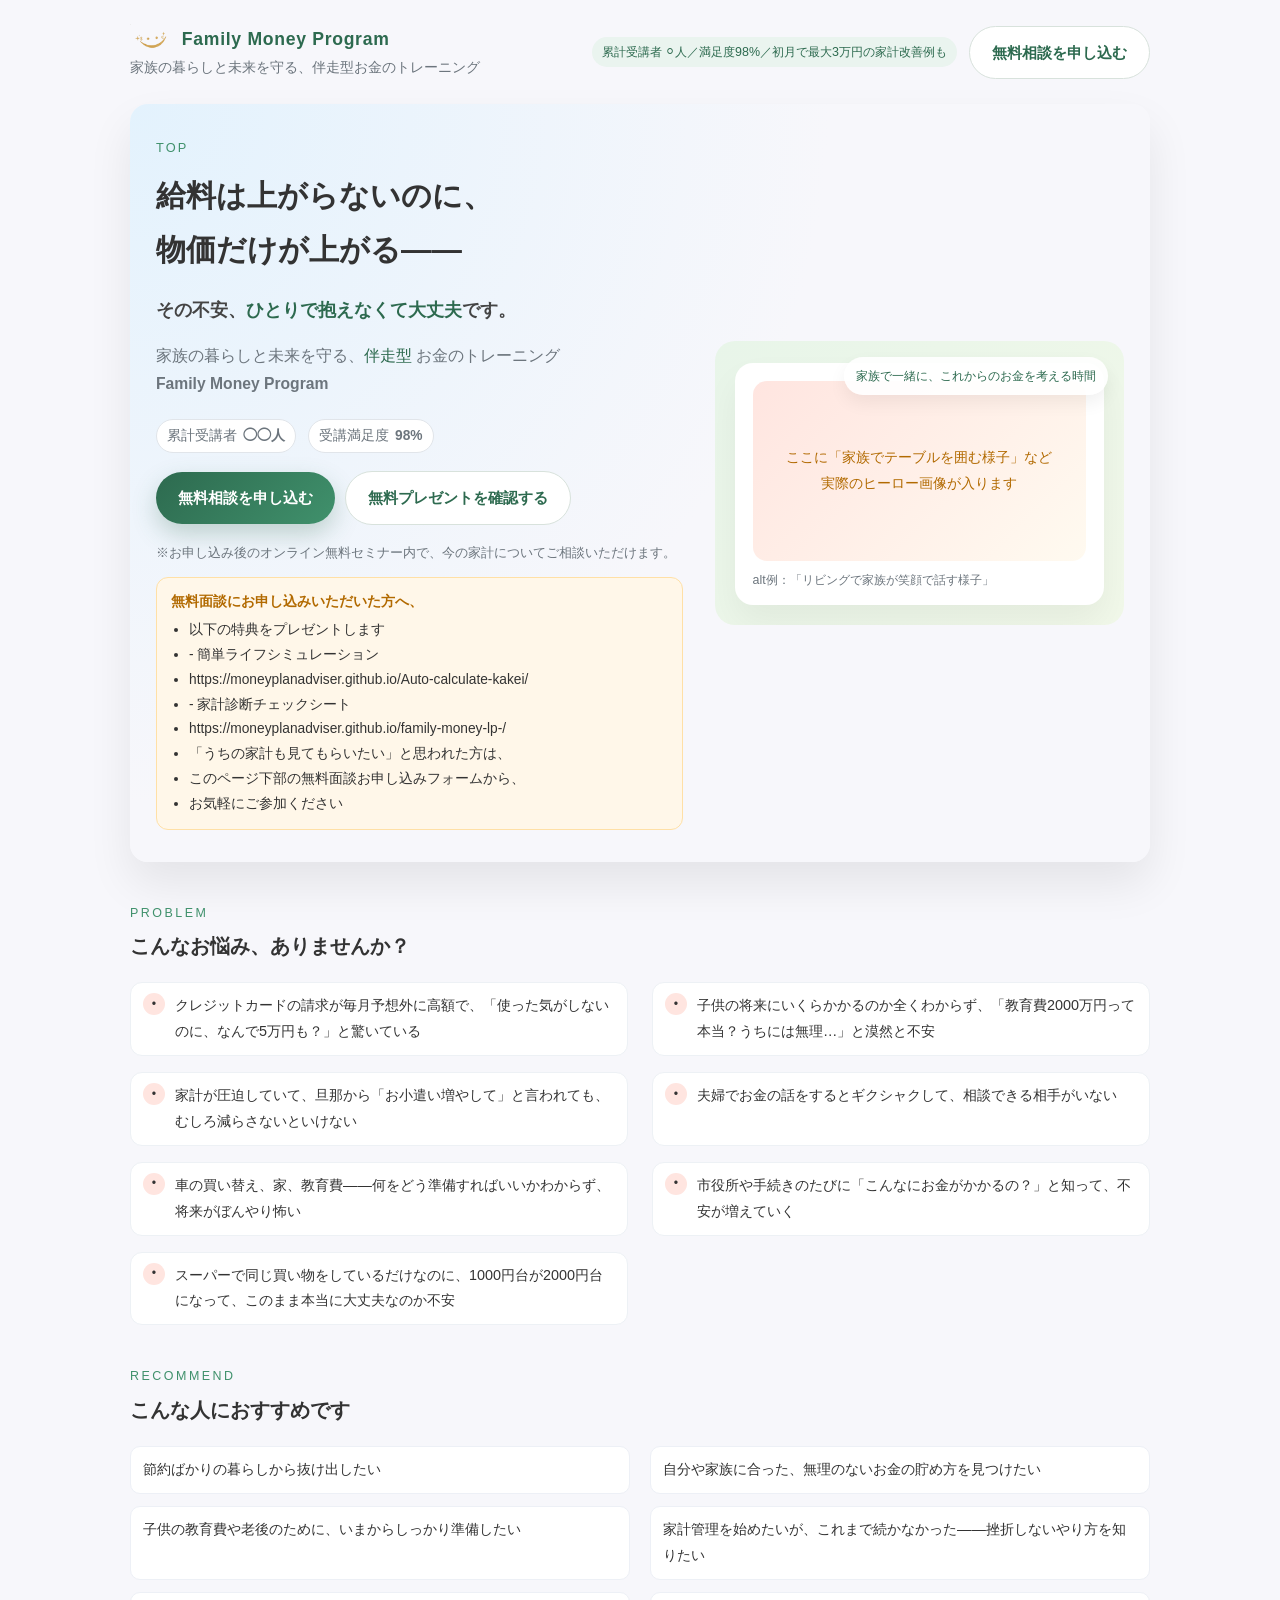
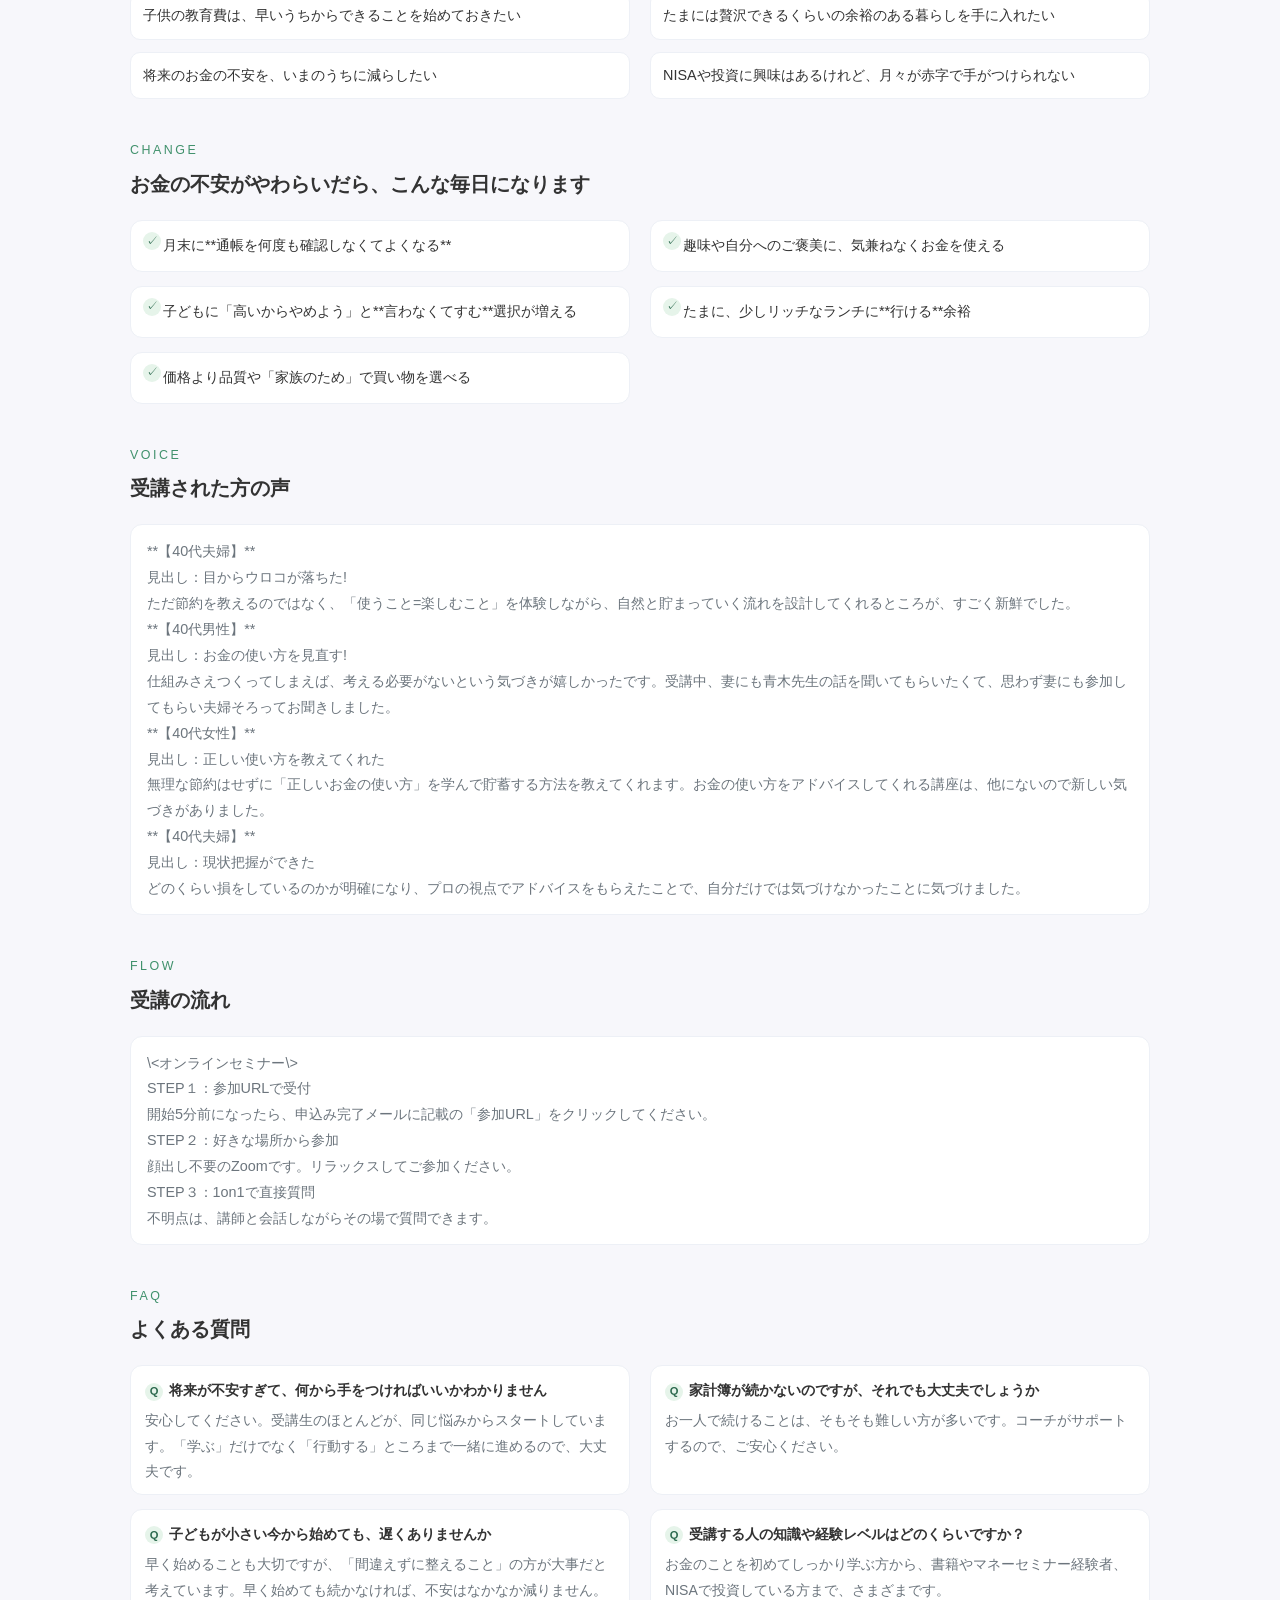
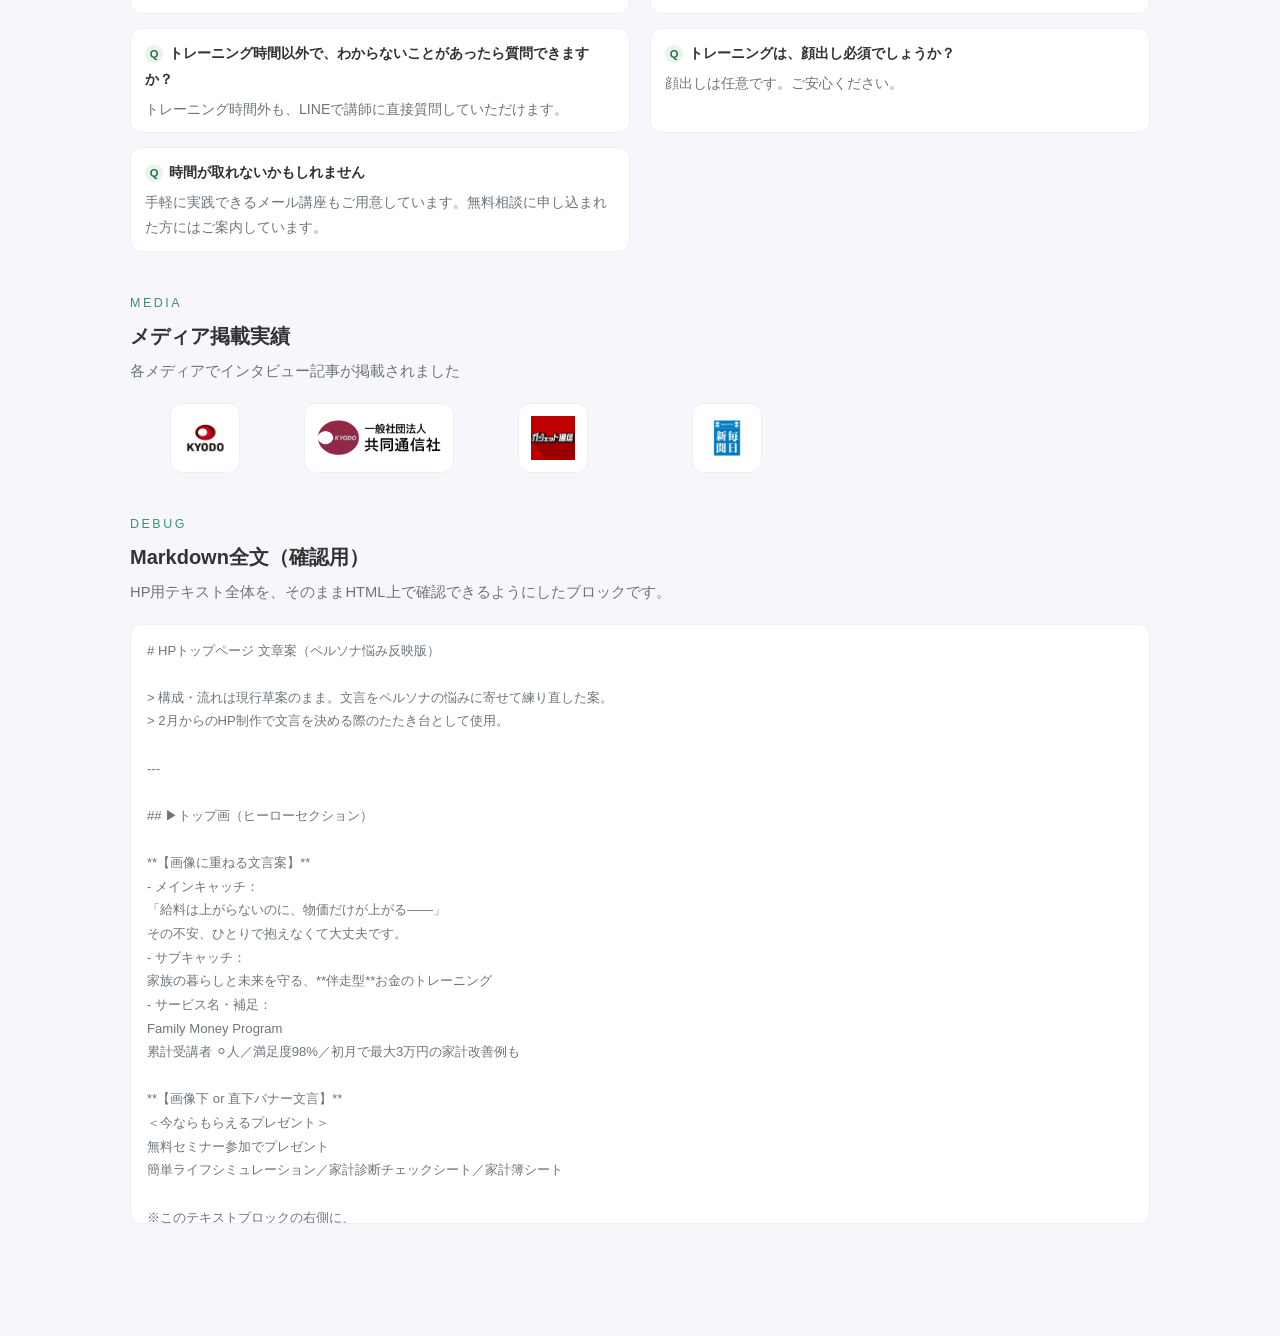
<file: public/index.html>
<!DOCTYPE html>
<html lang="ja">
<head>
  <meta charset="UTF-8" />
  <title>Family Money Program｜家計の不安を一緒に整理する伴走型トレーニング</title>
  <meta name="viewport" content="width=device-width, initial-scale=1" />
  <meta
    name="description"
    content="給料は上がらないのに物価だけが上がる…そんな家計の不安を、専属コーチと一緒に整理する伴走型お金のトレーニング「Family Money Program」のご案内ページです。"
  />
  <style>
    :root {
      --primary: #2d6a4f;
      --primary-light: #40916c;
      --accent: #f4a261;
      --bg: #f7f7fb;
      --text: #333333;
      --muted: #6c757d;
      --white: #ffffff;
      --max-width: 1060px;
      --radius-lg: 18px;
      --radius-md: 12px;
      --shadow-soft: 0 22px 45px rgba(0, 0, 0, 0.08);
    }

    * {
      box-sizing: border-box;
    }

    body {
      margin: 0;
      font-family: -apple-system, BlinkMacSystemFont, "Helvetica Neue",
        "YuGothic", "游ゴシック体", "Yu Gothic", "メイリオ", sans-serif;
      color: var(--text);
      background: var(--bg);
      line-height: 1.8;
    }

    a {
      color: var(--primary);
      text-decoration: none;
    }

    a:hover {
      text-decoration: underline;
    }

    img {
      max-width: 100%;
      display: block;
    }

    .page {
      max-width: var(--max-width);
      margin: 0 auto;
      padding: 24px 20px 72px;
    }

    header {
      display: flex;
      align-items: center;
      justify-content: space-between;
      gap: 16px;
      margin-bottom: 24px;
    }

    .logo {
      display: flex;
      align-items: center;
      gap: 8px;
      font-weight: 700;
      font-size: 1.1rem;
      letter-spacing: 0.04em;
      color: var(--primary);
    }
    .logo img {
      height: 32px;
      width: auto;
      display: block;
    }

    .tagline {
      font-size: 0.85rem;
      color: var(--muted);
    }

    .header-cta {
      display: flex;
      align-items: center;
      gap: 12px;
      flex-wrap: wrap;
      justify-content: flex-end;
    }

    .header-badge {
      font-size: 0.78rem;
      padding: 4px 10px;
      border-radius: 999px;
      background: #eaf4ef;
      color: var(--primary);
    }

    .btn {
      display: inline-flex;
      align-items: center;
      justify-content: center;
      gap: 8px;
      padding: 12px 22px;
      border-radius: 999px;
      border: none;
      font-weight: 600;
      font-size: 0.95rem;
      cursor: pointer;
      text-decoration: none;
      transition: transform 0.08s ease, box-shadow 0.08s ease,
        background 0.12s ease;
      white-space: nowrap;
    }

    .btn-primary {
      background: linear-gradient(135deg, var(--primary), var(--primary-light));
      color: var(--white);
      box-shadow: 0 10px 25px rgba(45, 106, 79, 0.26);
    }

    .btn-primary:hover {
      transform: translateY(-1px);
      box-shadow: 0 16px 35px rgba(45, 106, 79, 0.32);
    }

    .btn-outline {
      background: var(--white);
      color: var(--primary);
      border: 1px solid #d8e2dc;
    }

    .btn-outline:hover {
      background: #f1f5f3;
    }

    .hero {
      display: grid;
      grid-template-columns: minmax(0, 1.8fr) minmax(0, 1.4fr);
      gap: 32px;
      align-items: center;
      padding: 32px 26px;
      background: radial-gradient(circle at top left, #e3f2fd 0, #f7f7fb 55%);
      border-radius: var(--radius-lg);
      box-shadow: var(--shadow-soft);
      margin-bottom: 40px;
    }

    .hero-label {
      font-size: 0.8rem;
      letter-spacing: 0.16em;
      text-transform: uppercase;
      color: var(--primary-light);
      margin-bottom: 8px;
    }

    .hero-title-main {
      font-size: 1.9rem;
      font-weight: 700;
      margin: 0 0 10px;
    }

    .hero-title-sub {
      font-size: 1.1rem;
      font-weight: 600;
      color: #444;
      margin-bottom: 16px;
    }

    .hero-em {
      color: var(--primary);
    }

    .hero-lead {
      font-size: 0.98rem;
      color: var(--muted);
      margin-bottom: 20px;
    }

    .hero-meta {
      display: flex;
      flex-wrap: wrap;
      gap: 12px;
      margin-bottom: 18px;
      font-size: 0.86rem;
      color: var(--muted);
    }

    .meta-pill {
      padding: 4px 10px;
      border-radius: 999px;
      background: #ffffff;
      border: 1px solid #e1e5ea;
      display: inline-flex;
      align-items: center;
      gap: 6px;
    }

    .hero-ctas {
      display: flex;
      flex-wrap: wrap;
      gap: 10px;
      align-items: center;
      margin-bottom: 16px;
    }

    .hero-note {
      font-size: 0.8rem;
      color: var(--muted);
    }

    .hero-present {
      margin-top: 10px;
      padding: 12px 14px;
      border-radius: 12px;
      background: #fff7e9;
      border: 1px solid #ffe0a6;
      font-size: 0.86rem;
    }

    .hero-present-title {
      font-weight: 700;
      color: #b26a00;
      margin-bottom: 4px;
    }

    .hero-present-list {
      margin: 0;
      padding-left: 18px;
    }

    .hero-image {
      position: relative;
      border-radius: 20px;
      overflow: hidden;
      background: linear-gradient(135deg, #e8f5e9, #f1f8e9);
      padding: 22px 20px 20px;
    }

    .hero-image-main {
      border-radius: 18px;
      background: #ffffff;
      padding: 18px 18px 14px;
      box-shadow: 0 18px 35px rgba(0, 0, 0, 0.05);
    }

    .hero-image-caption {
      font-size: 0.78rem;
      color: var(--muted);
      margin-top: 8px;
    }

    .hero-image-tag {
      position: absolute;
      top: 16px;
      right: 16px;
      padding: 8px 12px;
      border-radius: 999px;
      background: rgba(255, 255, 255, 0.92);
      font-size: 0.78rem;
      color: var(--primary);
      box-shadow: 0 8px 18px rgba(0, 0, 0, 0.06);
    }

    section {
      margin-bottom: 40px;
    }

    .section-header {
      margin-bottom: 18px;
    }

    .section-kicker {
      font-size: 0.78rem;
      letter-spacing: 0.2em;
      text-transform: uppercase;
      color: var(--primary-light);
      margin-bottom: 4px;
    }

    .section-title {
      font-size: 1.25rem;
      font-weight: 700;
      margin: 0 0 4px;
    }

    .section-subtitle {
      font-size: 0.92rem;
      color: var(--muted);
      margin: 0;
    }

    .problem-grid {
      display: grid;
      grid-template-columns: 1fr 1fr;
      gap: 16px 24px;
    }

    .problem-item {
      display: flex;
      gap: 10px;
      padding: 10px 12px;
      border-radius: 12px;
      background: #ffffff;
      border: 1px solid #edf1f5;
    }

    .problem-icon {
      flex-shrink: 0;
      width: 22px;
      height: 22px;
      border-radius: 999px;
      background: #ffe5e0;
      display: flex;
      align-items: center;
      justify-content: center;
      font-size: 0.78rem;
    }

    .problem-text {
      font-size: 0.9rem;
    }

    .two-column {
      display: grid;
      grid-template-columns: minmax(0, 1.4fr) minmax(0, 1.6fr);
      gap: 28px;
      align-items: flex-start;
    }

    .card {
      background: #ffffff;
      border-radius: var(--radius-md);
      padding: 18px 18px 16px;
      border: 1px solid #edf0f6;
      box-shadow: 0 10px 25px rgba(0, 0, 0, 0.03);
    }

    .card h3 {
      margin-top: 0;
      font-size: 1.02rem;
      margin-bottom: 10px;
    }

    .card p {
      margin-top: 0;
      font-size: 0.9rem;
    }

    .card ul {
      margin: 8px 0 0;
      padding-left: 18px;
      font-size: 0.9rem;
    }

    .pill-row {
      display: flex;
      flex-wrap: wrap;
      gap: 8px;
      margin-top: 10px;
      font-size: 0.82rem;
    }

    .pill-row span {
      padding: 4px 10px;
      border-radius: 999px;
      background: #f3f5ff;
      color: #29335c;
    }

    .recommend-grid {
      display: grid;
      grid-template-columns: 1fr 1fr;
      gap: 12px 20px;
    }

    .recommend-item {
      padding: 10px 12px;
      border-radius: 10px;
      background: #ffffff;
      border: 1px solid #edf0f6;
      font-size: 0.9rem;
    }

    .cta-inline {
      margin-top: 16px;
      font-size: 0.9rem;
    }

    .learn-layout {
      display: grid;
      grid-template-columns: minmax(0, 1.5fr) minmax(0, 1.3fr);
      gap: 26px;
      align-items: flex-start;
    }

    .learn-list {
      margin: 10px 0 0;
      padding-left: 18px;
      font-size: 0.9rem;
    }

    .learn-strong {
      font-weight: 600;
      color: var(--primary);
    }

    .feature-list {
      margin: 6px 0 0;
      padding-left: 18px;
      font-size: 0.9rem;
    }

    .thumb-grid {
      display: grid;
      grid-template-columns: repeat(3, minmax(0, 1fr));
      gap: 10px;
      margin-top: 10px;
    }

    .thumb {
      border-radius: 10px;
      background: #ffffff;
      border: 1px dashed #d8dde7;
      padding: 10px;
      font-size: 0.82rem;
      text-align: center;
      color: var(--muted);
    }

    .change-grid {
      display: grid;
      grid-template-columns: repeat(2, minmax(0, 1fr));
      gap: 14px 20px;
    }

    .change-item {
      position: relative;
      padding: 12px 14px 12px 32px;
      border-radius: 12px;
      background: #ffffff;
      border: 1px solid #edf0f6;
      font-size: 0.9rem;
    }

    .change-item::before {
      content: "✓";
      position: absolute;
      top: 11px;
      left: 12px;
      width: 18px;
      height: 18px;
      border-radius: 999px;
      background: #e6f4ea;
      color: var(--primary);
      display: flex;
      align-items: center;
      justify-content: center;
      font-size: 0.72rem;
    }

    .voice-grid {
      display: grid;
      grid-template-columns: repeat(2, minmax(0, 1fr));
      gap: 18px 22px;
    }

    .voice-card {
      background: #ffffff;
      border-radius: 14px;
      padding: 16px 16px 14px;
      border: 1px solid #edf0f6;
      box-shadow: 0 10px 20px rgba(0, 0, 0, 0.02);
      font-size: 0.9rem;
    }

    .voice-meta {
      font-size: 0.8rem;
      color: var(--muted);
      margin-bottom: 4px;
    }

    .voice-heading {
      font-weight: 700;
      font-size: 0.96rem;
      margin-bottom: 6px;
      color: #222;
    }

    .flow-grid {
      display: grid;
      grid-template-columns: repeat(3, minmax(0, 1fr));
      gap: 14px 20px;
    }

    .flow-item {
      background: #ffffff;
      border-radius: 14px;
      padding: 14px 14px 12px;
      border: 1px solid #edf0f6;
      font-size: 0.88rem;
      position: relative;
    }

    .flow-step {
      font-size: 0.78rem;
      font-weight: 700;
      color: var(--primary);
      margin-bottom: 4px;
      text-transform: uppercase;
    }

    .flow-title {
      font-weight: 600;
      margin-bottom: 4px;
    }

    .faq-list {
      display: grid;
      grid-template-columns: minmax(0, 1.5fr) minmax(0, 1.5fr);
      gap: 14px 20px;
    }

    .faq-item {
      background: #ffffff;
      border-radius: 12px;
      padding: 12px 14px 10px;
      border: 1px solid #edf0f6;
      font-size: 0.9rem;
    }

    .faq-q {
      font-weight: 600;
      margin-bottom: 4px;
    }

    .faq-q::before {
      content: "Q";
      display: inline-flex;
      align-items: center;
      justify-content: center;
      width: 18px;
      height: 18px;
      border-radius: 999px;
      background: #e6f4ea;
      color: var(--primary);
      font-size: 0.7rem;
      margin-right: 6px;
    }

    .faq-a {
      font-size: 0.88rem;
      color: var(--muted);
    }

    .cta-block {
      margin: 40px 0;
      padding: 22px 20px 20px;
      border-radius: 18px;
      background: linear-gradient(135deg, #f3f9ff, #e6f4ea);
      border: 1px solid #d3e5ff;
      text-align: center;
    }

    .cta-block-title {
      font-size: 1.18rem;
      font-weight: 700;
      margin-bottom: 6px;
    }

    .cta-block-text {
      font-size: 0.92rem;
      color: #444;
      margin-bottom: 14px;
    }

    .cta-block-note {
      font-size: 0.8rem;
      color: var(--muted);
      margin-top: 8px;
    }

    .present-grid {
      display: grid;
      grid-template-columns: minmax(0, 1.2fr) minmax(0, 1.8fr);
      gap: 20px;
      align-items: start;
    }

    .present-list {
      margin: 10px 0 0;
      padding-left: 18px;
      font-size: 0.9rem;
    }

    .present-link {
      font-size: 0.85rem;
      color: var(--muted);
    }

    .simple-card {
      background: #ffffff;
      border-radius: 12px;
      padding: 14px 16px 12px;
      border: 1px solid #edf0f6;
      font-size: 0.9rem;
      color: var(--muted);
    }

    /* メディア掲載実績：ロゴは public/images/media/ に配置 */
    .media-grid {
      display: grid;
      grid-template-columns: repeat(auto-fill, minmax(140px, 1fr));
      gap: 20px 24px;
      align-items: center;
      justify-items: center;
    }

    .media-logo {
      display: flex;
      align-items: center;
      justify-content: center;
      padding: 12px;
      background: #ffffff;
      border-radius: 12px;
      border: 1px solid #edf0f6;
      min-height: 70px;
      transition: box-shadow 0.15s ease;
    }

    .media-logo:hover {
      box-shadow: 0 8px 20px rgba(0, 0, 0, 0.06);
    }

    .media-logo img {
      max-height: 44px;
      width: auto;
      object-fit: contain;
    }

    .media-logo a {
      display: flex;
      align-items: center;
      justify-content: center;
      width: 100%;
      height: 100%;
    }

    footer {
      margin-top: 40px;
      padding-top: 18px;
      border-top: 1px solid #e1e4eb;
      font-size: 0.78rem;
      color: var(--muted);
      display: flex;
      flex-wrap: wrap;
      gap: 8px;
      justify-content: space-between;
      align-items: center;
    }

    @media (max-width: 900px) {
      .hero {
        grid-template-columns: minmax(0, 1fr);
        padding: 22px 18px;
      }

      .hero-image {
        order: -1;
      }

      .problem-grid,
      .two-column,
      .recommend-grid,
      .learn-layout,
      .change-grid,
      .voice-grid,
      .flow-grid,
      .faq-list,
      .present-grid,
      .media-grid {
        grid-template-columns: minmax(0, 1fr);
      }
    }

    @media (max-width: 640px) {
      .page {
        padding: 18px 14px 40px;
      }

      header {
        flex-direction: column;
        align-items: flex-start;
      }

      .hero-title-main {
        font-size: 1.6rem;
      }

      .section-title {
        font-size: 1.12rem;
      }

      .header-cta {
        justify-content: flex-start;
      }
    }
  </style>
</head>
<body>
  <div class="page">
    <header>
      <div>
        <div class="logo"><img src="images/FamilyMoney_logo.png" alt="Family Money"><span>Family Money Program</span></div>
        <div class="tagline">
          家族の暮らしと未来を守る、伴走型お金のトレーニング
        </div>
      </div>
      <div class="header-cta">
        <span class="header-badge">累計受講者 ⚪︎人／満足度98%／初月で最大3万円の家計改善例も</span>
        <a
          href="https://b-book.run/@moneyplan.adviser"
          class="btn btn-outline"
        >
          無料相談を申し込む
        </a>
      </div>
    </header>

    <section class="hero">
      <div>
        <div class="hero-label">TOP</div>
        <h1 class="hero-title-main">
          給料は上がらないのに、<br />物価だけが上がる——
        </h1>
        <p class="hero-title-sub">
          その不安、<span class="hero-em">ひとりで抱えなくて大丈夫</span>です。
        </p>
        <p class="hero-lead">
          家族の暮らしと未来を守る、<span class="hero-em">伴走型</span>
          お金のトレーニング<br />
          <strong>Family Money Program</strong>
        </p>
        <div class="hero-meta">
          <span class="meta-pill">
            <span>累計受講者</span><strong>◯◯人</strong>
          </span>
          <span class="meta-pill">
            <span>受講満足度</span><strong>98%</strong>
          </span>
        </div>

        <div class="hero-ctas">
          <a
            href="https://b-book.run/@moneyplan.adviser"
            class="btn btn-primary"
          >
            無料相談を申し込む
          </a>
          <a href="#present" class="btn btn-outline"> 無料プレゼントを確認する </a>
        </div>
        <p class="hero-note">
          ※お申し込み後のオンライン無料セミナー内で、今の家計についてご相談いただけます。
        </p>

        <div class="hero-present">
          <div class="hero-present-title">無料面談にお申し込みいただいた方へ、</div>
          <ul class="hero-present-list">
            <li>以下の特典をプレゼントします</li><li>- 簡単ライフシミュレーション</li><li>https://moneyplanadviser.github.io/Auto-calculate-kakei/</li><li>- 家計診断チェックシート</li><li>https://moneyplanadviser.github.io/family-money-lp-/</li><li>「うちの家計も見てもらいたい」と思われた方は、</li><li>このページ下部の無料面談お申し込みフォームから、</li><li>お気軽にご参加ください</li>
          </ul>
        </div>
      </div>
      <div class="hero-image">
        <div class="hero-image-tag">家族で一緒に、これからのお金を考える時間</div>
        <div class="hero-image-main">
          <div
            style="
              height: 180px;
              border-radius: 14px;
              background: linear-gradient(135deg, #ffe5e0, #fffaf0);
              display: flex;
              align-items: center;
              justify-content: center;
              color: #b26a00;
              font-size: 0.9rem;
              text-align: center;
              padding: 0 16px;
            "
          >
            ここに「家族でテーブルを囲む様子」など<br />
            実際のヒーロー画像が入ります
          </div>
          <div class="hero-image-caption">
            alt例：「リビングで家族が笑顔で話す様子」
          </div>
        </div>
      </div>
    </section>

    <section id="problems">
      <div class="section-header">
        <div class="section-kicker">PROBLEM</div>
        <h2 class="section-title">こんなお悩み、ありませんか？</h2>
      </div>

      <div class="problem-grid">
        
        <div class="problem-item">
          <div class="problem-icon">•</div>
          <div class="problem-text">クレジットカードの請求が毎月予想外に高額で、「使った気がしないのに、なんで5万円も？」と驚いている</div>
        </div>
        <div class="problem-item">
          <div class="problem-icon">•</div>
          <div class="problem-text">子供の将来にいくらかかるのか全くわからず、「教育費2000万円って本当？うちには無理…」と漠然と不安</div>
        </div>
        <div class="problem-item">
          <div class="problem-icon">•</div>
          <div class="problem-text">家計が圧迫していて、旦那から「お小遣い増やして」と言われても、むしろ減らさないといけない</div>
        </div>
        <div class="problem-item">
          <div class="problem-icon">•</div>
          <div class="problem-text">夫婦でお金の話をするとギクシャクして、相談できる相手がいない</div>
        </div>
        <div class="problem-item">
          <div class="problem-icon">•</div>
          <div class="problem-text">車の買い替え、家、教育費——何をどう準備すればいいかわからず、将来がぼんやり怖い</div>
        </div>
        <div class="problem-item">
          <div class="problem-icon">•</div>
          <div class="problem-text">市役所や手続きのたびに「こんなにお金がかかるの？」と知って、不安が増えていく</div>
        </div>
        <div class="problem-item">
          <div class="problem-icon">•</div>
          <div class="problem-text">スーパーで同じ買い物をしているだけなのに、1000円台が2000円台になって、このまま本当に大丈夫なのか不安</div>
        </div>
      </div>
    </section>

    <section id="recommend">
      <div class="section-header">
        <div class="section-kicker">RECOMMEND</div>
        <h2 class="section-title">こんな人におすすめです</h2>
      </div>
      <div class="recommend-grid">
        
        <div class="recommend-item">節約ばかりの暮らしから抜け出したい</div>
        <div class="recommend-item">自分や家族に合った、無理のないお金の貯め方を見つけたい</div>
        <div class="recommend-item">子供の教育費や老後のために、いまからしっかり準備したい</div>
        <div class="recommend-item">家計管理を始めたいが、これまで続かなかった——挫折しないやり方を知りたい</div>
        <div class="recommend-item">子供の教育費は、早いうちからできることを始めておきたい</div>
        <div class="recommend-item">たまには贅沢できるくらいの余裕のある暮らしを手に入れたい</div>
        <div class="recommend-item">将来のお金の不安を、いまのうちに減らしたい</div>
        <div class="recommend-item">NISAや投資に興味はあるけれど、月々が赤字で手がつけられない</div>
      </div>
    </section>

    <section id="changes">
      <div class="section-header">
        <div class="section-kicker">CHANGE</div>
        <h2 class="section-title">お金の不安がやわらいだら、こんな毎日になります</h2>
      </div>
      <div class="change-grid">
        
        <div class="change-item">月末に**通帳を何度も確認しなくてよくなる**</div>
        <div class="change-item">趣味や自分へのご褒美に、気兼ねなくお金を使える</div>
        <div class="change-item">子どもに「高いからやめよう」と**言わなくてすむ**選択が増える</div>
        <div class="change-item">たまに、少しリッチなランチに**行ける**余裕</div>
        <div class="change-item">価格より品質や「家族のため」で買い物を選べる</div>
      </div>
    </section>

    <section id="voices">
      <div class="section-header">
        <div class="section-kicker">VOICE</div>
        <h2 class="section-title">受講された方の声</h2>
      </div>
      <div class="simple-card">
        **【40代夫婦】**<br />見出し：目からウロコが落ちた!<br />ただ節約を教えるのではなく、「使うこと=楽しむこと」を体験しながら、自然と貯まっていく流れを設計してくれるところが、すごく新鮮でした。<br />**【40代男性】**<br />見出し：お金の使い方を見直す!<br />仕組みさえつくってしまえば、考える必要がないという気づきが嬉しかったです。受講中、妻にも青木先生の話を聞いてもらいたくて、思わず妻にも参加してもらい夫婦そろってお聞きしました。<br />**【40代女性】**<br />見出し：正しい使い方を教えてくれた<br />無理な節約はせずに「正しいお金の使い方」を学んで貯蓄する方法を教えてくれます。お金の使い方をアドバイスしてくれる講座は、他にないので新しい気づきがありました。<br />**【40代夫婦】**<br />見出し：現状把握ができた<br />どのくらい損をしているのかが明確になり、プロの視点でアドバイスをもらえたことで、自分だけでは気づけなかったことに気づけました。
      </div>
    </section>

    <section id="flow">
      <div class="section-header">
        <div class="section-kicker">FLOW</div>
        <h2 class="section-title">受講の流れ</h2>
      </div>
      <div class="simple-card">
        \<オンラインセミナー\><br />STEP１：参加URLで受付<br />開始5分前になったら、申込み完了メールに記載の「参加URL」をクリックしてください。<br />STEP２：好きな場所から参加<br />顔出し不要のZoomです。リラックスしてご参加ください。<br />STEP３：1on1で直接質問<br />不明点は、講師と会話しながらその場で質問できます。
      </div>
    </section>

    <section id="faq">
      <div class="section-header">
        <div class="section-kicker">FAQ</div>
        <h2 class="section-title">よくある質問</h2>
      </div>
      <div class="faq-list">
        
        <div class="faq-item">
          <div class="faq-q">将来が不安すぎて、何から手をつければいいかわかりません</div>
          <div class="faq-a">安心してください。受講生のほとんどが、同じ悩みからスタートしています。「学ぶ」だけでなく「行動する」ところまで一緒に進めるので、大丈夫です。</div>
        </div>
        <div class="faq-item">
          <div class="faq-q">家計簿が続かないのですが、それでも大丈夫でしょうか</div>
          <div class="faq-a">お一人で続けることは、そもそも難しい方が多いです。コーチがサポートするので、ご安心ください。</div>
        </div>
        <div class="faq-item">
          <div class="faq-q">子どもが小さい今から始めても、遅くありませんか</div>
          <div class="faq-a">早く始めることも大切ですが、「間違えずに整えること」の方が大事だと考えています。早く始めても続かなければ、不安はなかなか減りません。</div>
        </div>
        <div class="faq-item">
          <div class="faq-q">受講する人の知識や経験レベルはどのくらいですか？</div>
          <div class="faq-a">お金のことを初めてしっかり学ぶ方から、書籍やマネーセミナー経験者、NISAで投資している方まで、さまざまです。</div>
        </div>
        <div class="faq-item">
          <div class="faq-q">トレーニング時間以外で、わからないことがあったら質問できますか？</div>
          <div class="faq-a">トレーニング時間外も、LINEで講師に直接質問していただけます。</div>
        </div>
        <div class="faq-item">
          <div class="faq-q">トレーニングは、顔出し必須でしょうか？</div>
          <div class="faq-a">顔出しは任意です。ご安心ください。</div>
        </div>
        <div class="faq-item">
          <div class="faq-q">時間が取れないかもしれません</div>
          <div class="faq-a">手軽に実践できるメール講座もご用意しています。無料相談に申し込まれた方にはご案内しています。</div>
        </div>
      </div>
    </section>

    <section id="media">
      <div class="section-header">
        <div class="section-kicker">MEDIA</div>
        <h2 class="section-title">メディア掲載実績</h2>
        <p class="section-subtitle">各メディアでインタビュー記事が掲載されました</p>
      </div>
      <div class="media-grid">
        <div class="media-logo"><img src="images/media/kyodo.png" alt="共同通信社ニュースサイト" /></div>
        <div class="media-logo"><img src="images/media/mynavi.png" alt="マイナビニュース" /></div>
        <div class="media-logo"><img src="images/media/gadget.png" alt="ガジェット通信 東京産業新聞社" /></div>
        <div class="media-logo"><img src="images/media/mainichi.png" alt="毎日新聞" /></div>
      </div>
    </section>

    <section id="full-markdown">
      <div class="section-header">
        <div class="section-kicker">DEBUG</div>
        <h2 class="section-title">Markdown全文（確認用）</h2>
        <p class="section-subtitle">HP用テキスト全体を、そのままHTML上で確認できるようにしたブロックです。</p>
      </div>
      <div class="simple-card" style="max-height: 600px; overflow-y: auto; font-size: 0.82rem;">
        # HPトップページ 文章案（ペルソナ悩み反映版）<br />
<br />
&gt; 構成・流れは現行草案のまま。文言をペルソナの悩みに寄せて練り直した案。<br />
&gt; 2月からのHP制作で文言を決める際のたたき台として使用。<br />
<br />
---<br />
<br />
## ▶︎トップ画（ヒーローセクション）<br />
<br />
**【画像に重ねる文言案】**<br />
- メインキャッチ：  <br />
  「給料は上がらないのに、物価だけが上がる——」  <br />
  その不安、ひとりで抱えなくて大丈夫です。<br />
- サブキャッチ：  <br />
  家族の暮らしと未来を守る、**伴走型**お金のトレーニング<br />
- サービス名・補足：  <br />
  Family Money Program  <br />
  累計受講者 ⚪︎人／満足度98%／初月で最大3万円の家計改善例も<br />
<br />
**【画像下 or 直下バナー文言】**<br />
＜今ならもらえるプレゼント＞  <br />
無料セミナー参加でプレゼント  <br />
簡単ライフシミュレーション／家計診断チェックシート／家計簿シート<br />
<br />
※このテキストブロックの右側に、  <br />
　小さめのボタン「無料プレゼントを確認する」を配置。  <br />
　メインCTA「無料相談を申し込む」より一段弱いトーンで。<br />
<br />
※不足情報：[ヒーロー画像のalt属性用テキスト]「〜」を追記すること。例：「家族でテーブルを囲む様子」など、デザインに合わせて文言を確定。<br />
<br />
---<br />
<br />
## ▶︎こんなお悩みありませんか？<br />
<br />
- クレジットカードの請求が毎月予想外に高額で、「使った気がしないのに、なんで5万円も？」と驚いている<br />
- 子供の将来にいくらかかるのか全くわからず、「教育費2000万円って本当？うちには無理…」と漠然と不安<br />
- 家計が圧迫していて、旦那から「お小遣い増やして」と言われても、むしろ減らさないといけない<br />
- 夫婦でお金の話をするとギクシャクして、相談できる相手がいない<br />
- 車の買い替え、家、教育費——何をどう準備すればいいかわからず、将来がぼんやり怖い<br />
- 市役所や手続きのたびに「こんなにお金がかかるの？」と知って、不安が増えていく<br />
- スーパーで同じ買い物をしているだけなのに、1000円台が2000円台になって、このまま本当に大丈夫なのか不安<br />
<br />
※ペルソナ（パーフェクトカスタマー設定ワークシート）の「悩み」をそのまま言い回しに反映。<br />
<br />
---<br />
<br />
## ▶︎その悩み、満足度98%の「Family Money Program」なら、一緒に道筋をつけていけます<br />
<br />
不安は、あなたが悪いから生まれるわけではありません。  <br />
「見えない」「相談できる人がいない」「何から手をつければいいかわからない」——その3つが重なると、誰でも不安になります。<br />
<br />
Family Money Programは、**専属コーチがあなたの家計と向き合い、見える化と計画の"伴走"をする**サービスです。  <br />
受講生の多くが「将来が不安で何から手をつけていいかわからなかった」という同じ悩みからスタートしています。<br />
<br />
---<br />
<br />
## ▶︎「Family Money Program」とは？<br />
<br />
「Family Money Program」は、**すぐに暮らしに効く、実践型のお金のトレーニング**です。<br />
<br />
- **家計のことは親にも相談しづらい**<br />
- **本やセミナーで「知識」は得たけれど、投資やFPの話だけでは、今の赤字や漠然とした不安は変わらなかった**<br />
<br />
——そんな「知っているのに現実が変わらない」もやもやを、**専属コーチと一緒に「貯める」「続ける」に落とし込んでいきます**。<br />
<br />
「貯める」では、貯金したくても結果が出ない理由を一緒に整理し、**ムリのない見直しのコツ**や**支出の選び方**に気づいていただきます。さらに、ご家族の**生活スタイルに合った“お金の計画図”**を一緒に組み立て、実践までつなげます。<br />
<br />
「続ける」では、**ご家庭の“お金の管理のやり方”**を一緒に設計します。ひとりでは気づかない視点ややり方が、コーチとの対話から見えてくることが多いです。<br />
<br />
「貯める」「続ける」が整うと、**将来への不安が「安心」と「自分でできそう」という感覚に変わっていく**——それを、豊かな人生への小さな一歩として支えます。<br />
<br />
＜トレーニングサービスで学べること＞  <br />
ムリなく続く　　　　　迷わず進める　　　　　　未来の安心をつくる  <br />
お金管理のコツ　　　　自分軸で判断　　　　　　自動貯金体質へ<br />
<br />
---<br />
<br />
## ▶︎こんな人におすすめです<br />
<br />
- 節約ばかりの暮らしから抜け出したい<br />
- 自分や家族に合った、無理のないお金の貯め方を見つけたい<br />
- 子供の教育費や老後のために、いまからしっかり準備したい<br />
- 家計管理を始めたいが、これまで続かなかった——挫折しないやり方を知りたい<br />
- 子供の教育費は、早いうちからできることを始めておきたい<br />
- たまには贅沢できるくらいの余裕のある暮らしを手に入れたい<br />
- 将来のお金の不安を、いまのうちに減らしたい<br />
- NISAや投資に興味はあるけれど、月々が赤字で手がつけられない<br />
<br />
**すぐに役立つ**  <br />
CTA：無料相談を申し込む<br />
<br />
---<br />
<br />
## ▶︎Family Money Programで学べること（詳細）<br />
<br />
私たちは、**「わかった」で終わらせず、行動に繋げること**を大切にしています。<br />
<br />
![][image1]  <br />
- フィードバックがあるから、ひとりより続けやすい<br />
- 支出をきちんと把握し、あなたの状況に合わせたアドバイスを受けられる<br />
- 貯めるために必要な行動に絞って、一緒に実践できる<br />
<br />
一人ひとりに合わせた進め方をご提案します。<br />
<br />
＜よく扱うテーマ例＞  <br />
お金の流れが見える**ムリしない節約のコツ**  <br />
収入を変えずに**暮らしにゆとりをつくる**工夫  <br />
**支出のクセを見直し**ムダをスッキリ解消  <br />
**自分らしいお金の使い方**の見つけ方  <br />
**教育・住宅・老後に備える**お金のバランス術<br />
<br />
＜強み＞  <br />
- 月1回の1on1トレーニング<br />
- 支出の分析・見える化のサポート<br />
- LINEでいつでも相談<br />
- 資産形成のアドバイス<br />
<br />
「わかったつもり」で終わらせず、**行動を通じて、家族を守る土台**をつくります。<br />
<br />
＜講座の一部を紹介します＞  <br />
- 支出の分析・見える化をサポート  <br />
  ![][image2]<br />
- LINEでいつでも相談  <br />
  ![][image3]<br />
- 1on1でお悩み解決  <br />
  ![][image4]<br />
<br />
---<br />
<br />
## ▶︎実感できる変化——お金の不安がやわらいだら、こんな毎日になる<br />
<br />
- 月末に**通帳を何度も確認しなくてよくなる**<br />
- 趣味や自分へのご褒美に、気兼ねなくお金を使える<br />
- 子どもに「高いからやめよう」と**言わなくてすむ**選択が増える<br />
- たまに、少しリッチなランチに**行ける**余裕<br />
- 価格より品質や「家族のため」で買い物を選べる<br />
<br />
※ペルソナの「望み」に対応する変化を、具体的なシーンで表現。<br />
<br />
---<br />
<br />
## ▶︎メンバー（お金のプロがわかりやすくお伝えします）<br />
<br />
メンバー  <br />
MEMBER  <br />
<br />
お金のプロが相談をお受けします  <br />
<br />
Family Moneyは、ご家族のお金のお悩みに特化したサービスで  <br />
家計・資産運用・ライフプランニング領域で多数の実績を出した  <br />
スペシャリストです。<br />
<br />
（ここに青木計太さんのプロフィール画像）  <br />
※デザイン上は、丸型の写真＋名前・肩書きをレイアウト<br />
<br />
青木 計太  <br />
代表取締役<br />
<br />
---<br />
<br />
## ▶︎ユーザの声 or 実績<br />
<br />
**【40代夫婦】**  <br />
見出し：目からウロコが落ちた!  <br />
ただ節約を教えるのではなく、「使うこと=楽しむこと」を体験しながら、自然と貯まっていく流れを設計してくれるところが、すごく新鮮でした。<br />
<br />
**【40代男性】**  <br />
見出し：お金の使い方を見直す!  <br />
仕組みさえつくってしまえば、考える必要がないという気づきが嬉しかったです。受講中、妻にも青木先生の話を聞いてもらいたくて、思わず妻にも参加してもらい夫婦そろってお聞きしました。<br />
<br />
**【40代女性】**  <br />
見出し：正しい使い方を教えてくれた  <br />
無理な節約はせずに「正しいお金の使い方」を学んで貯蓄する方法を教えてくれます。お金の使い方をアドバイスしてくれる講座は、他にないので新しい気づきがありました。<br />
<br />
**【40代夫婦】**  <br />
見出し：現状把握ができた  <br />
どのくらい損をしているのかが明確になり、プロの視点でアドバイスをもらえたことで、自分だけでは気づけなかったことに気づけました。<br />
<br />
---<br />
<br />
## ▶︎受講の流れ<br />
<br />
\&lt;オンラインセミナー\&gt;  <br />
<br />
**STEP１：参加URLで受付**  <br />
開始5分前になったら、申込み完了メールに記載の「参加URL」をクリックしてください。<br />
<br />
**STEP２：好きな場所から参加**  <br />
顔出し不要のZoomです。リラックスしてご参加ください。<br />
<br />
**STEP３：1on1で直接質問**  <br />
不明点は、講師と会話しながらその場で質問できます。<br />
<br />
---<br />
<br />
## ▶︎申し込みフォーム<br />
<br />
bookrunをiframeで埋め込み。  <br />
https://b-book.run/@moneyplan.adviser<br />
<br />
---<br />
<br />
## ⇩無料面談ご参加特典<br />
<br />
無料面談にお申し込みいただいた方へ、  <br />
以下の特典をプレゼントします。<br />
<br />
- 簡単ライフシミュレーション  <br />
  https://moneyplanadviser.github.io/Auto-calculate-kakei/<br />
- 家計診断チェックシート  <br />
  https://moneyplanadviser.github.io/family-money-lp-/<br />
<br />
「うちの家計も見てもらいたい」と思われた方は、  <br />
このページ下部の無料面談お申し込みフォームから、  <br />
お気軽にご参加ください。<br />
<br />
---<br />
<br />
## ▶︎よくある質問<br />
<br />
**Q）将来が不安すぎて、何から手をつければいいかわかりません。**  <br />
A）安心してください。受講生のほとんどが、同じ悩みからスタートしています。「学ぶ」だけでなく「行動する」ところまで一緒に進めるので、大丈夫です。<br />
<br />
**Q）家計簿が続かないのですが、それでも大丈夫でしょうか。**  <br />
A）お一人で続けることは、そもそも難しい方が多いです。コーチがサポートするので、ご安心ください。<br />
<br />
**Q）子どもが小さい今から始めても、遅くありませんか。**  <br />
A）早く始めることも大切ですが、「間違えずに整えること」の方が大事だと考えています。早く始めても続かなければ、不安はなかなか減りません。<br />
<br />
**Q）受講する人の知識や経験レベルはどのくらいですか？**  <br />
A）お金のことを初めてしっかり学ぶ方から、書籍やマネーセミナー経験者、NISAで投資している方まで、さまざまです。<br />
<br />
**Q）トレーニング時間以外で、わからないことがあったら質問できますか？**  <br />
A）トレーニング時間外も、LINEで講師に直接質問していただけます。<br />
<br />
**Q）トレーニングは、顔出し必須でしょうか？**  <br />
A）顔出しは任意です。ご安心ください。<br />
<br />
**Q）時間が取れないかもしれません。**  <br />
A）手軽に実践できるメール講座もご用意しています。無料相談に申し込まれた方にはご案内しています。<br />
<br />
---<br />
<br />
## ▶︎Family Moneyについて<br />
<br />
画像素材：  <br />
![][image5]![][image6]  <br />
![][image7]![][image8]<br />
<br />
※現行草案どおり。画像差し替え・テキスト追加の要否はデザインに合わせて判断。<br />
<br />
---<br />
<br />
## ▶︎メディア実績<br />
<br />
※現行HPの文章をそのまま<br />
<br />
---<br />
<br />
## ▶︎本<br />
<br />
※現行HPの文章をそのまま<br />
<br />
---<br />
<br />
## ▶︎協賛<br />
<br />
※現行HPの文章をそのまま<br />
<br />
---<br />
<br />
## ▶︎お知らせ<br />
<br />
※現行HPの文章をそのまま<br />
<br />
---<br />
<br />
## ▶︎お問い合わせ<br />
<br />
※現行HPの文章をそのまま<br />
<br />
---<br />
<br />
## ▶︎フッター<br />
<br />
※現行HPの文章をそのまま<br />
<br />
---<br />
<br />
## ＜リンク集＞<br />
<br />
※現行HPの文章をそのまま<br />
<br />
---<br />
<br />
## ＜SNSリンク＞<br />
<br />
※現行HPの文章をそのまま<br />
<br />
---<br />
<br />
# 【別紙】不足している情報・文言確定が必要な項目<br />
<br />
HP制作を進めるにあたり、以下の情報があるとデザイン・実装がしやすくなります。<br />
<br />
## 1. ヒーローセクション（トップ画像）<br />
<br />
| 項目 | 現状 | 提案・必要な作業 |<br />
|------|------|------------------|<br />
| **画像に重ねるメインキャッチ** | 本案に文言案あり | 文字数・デザインに合わせて最終確定 |<br />
| **画像に重ねるサブキャッチ** | 同上 | 同上 |<br />
| **alt属性（アクセシビリティ・SEO）** | 未記載 | 画像の内容を一文で説明する文言を追加。例：「リビングで家族が笑顔で話す様子」など |<br />
| **累計受講者数** | 「⚪︎人」のまま | 実際の数字が決まり次第、差し替え |<br />
| **満足度98%** | 数値のみ | 調査・算出方法が説明できると信頼性アップ（必要に応じて注釈や別ページへ） |<br />
<br />
## 2. お悩みセクション<br />
<br />
- ペルソナ反映版では、パーフェクトカスタマー設定ワークシートの悩みをそのまま活かしています。  <br />
- **並び順**： 共感されやすい悩み（クレジットカード・教育費・夫婦のお金）を上にし、残りは訴求のバランスで調整可能です。<br />
<br />
## 3. CTA（申し込みボタン）<br />
<br />
- 「無料相談を申し込む」「無料セミナーに申し込む」など、**運用で使う表現を1つにそろえる**と、計測しやすくなります。<br />
- bookrun／申し込みフォームのランディング先URLは、本案のままで問題なければそのまま使用。<br />
<br />
## 4. 画像・イラスト<br />
<br />
- **image1〜image8**： 各ブロックの用途（「見える化のイメージ」「LINE相談のイメージ」など）を一言メモしておくと、デザイナー・写真選定がしやすいです。<br />
- **Family Moneyについて**の4枚： テーマ（例：伴走イメージ・家族・安心感など）を簡単に定義しておくと良いです。<br />
<br />
## 5. メンバー・ユーザの声・実績<br />
<br />
- 「現状のHPの文章をそのまま」としているため、**差し替えする場合は、ペルソナに響く「悩み→変化」のストーリー**を入れると一貫します。<br />
- 実績数字（受講者数・満足度の内訳など）があれば、トップ以外のセクションにも置けると説得力を増せます。<br />
<br />
## 6. その他<br />
<br />
- **表記統一**： 「Family Money Program」／「Family Money」／「FMP」など、HP内でどれを正式名称として使うか決めておくとよいです。<br />
- **申し込みフォーム**： 本案では bookrun（https://b-book.run/@moneyplan.adviser）を想定。別URLに変更する場合は、全ページのリンクを一括で確認する必要があります。<br />
<br />
---<br />
<br />
*作成目処：2026-01-28｜元草案：HP_トップページ向け_文章案.md｜ペルソナ参照：パーフェクトカスタマー設定ワークシート・target.md*<br />

      </div>
    </section>

  </div>
</body>
</html>
</file>
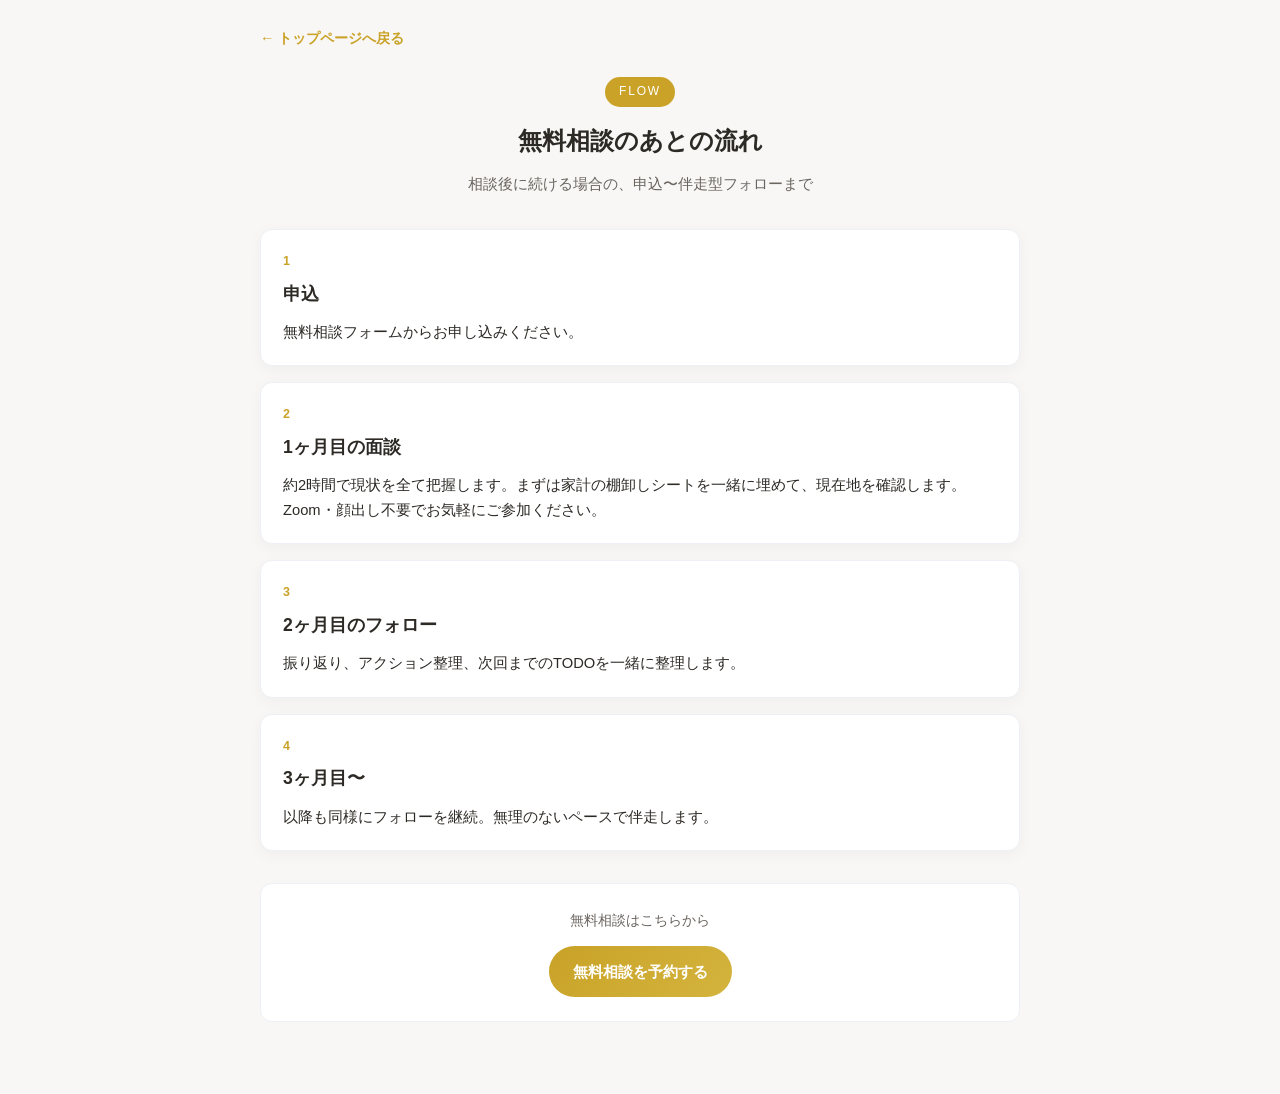
<file: flow.html>
<!DOCTYPE html>
<html lang="ja">
<head>
  <meta charset="UTF-8" />
  <title>無料相談のあとの流れ｜Family Money Program</title>
  <meta name="viewport" content="width=device-width, initial-scale=1" />
  <meta name="description" content="無料相談のあと、申込から1ヶ月目の面談・フォローまでの流れをご案内します。" />
  <style>
    :root {
      --primary: #c9a227;
      --primary-light: #d4b43e;
      --primary-dark: #a68821;
      --bg: #ffffff;
      --bg-alt: #f8f7f5;
      --text: #2d2a26;
      --muted: #6b6560;
      --white: #ffffff;
      --max-width: 800px;
      --radius-lg: 18px;
      --radius-md: 12px;
    }
    * { box-sizing: border-box; }
    body {
      margin: 0;
      font-family: -apple-system, BlinkMacSystemFont, "Helvetica Neue", "YuGothic", "游ゴシック体", "Yu Gothic", "メイリオ", sans-serif;
      color: var(--text);
      background: var(--bg-alt);
      line-height: 1.8;
    }
    a { color: var(--primary); text-decoration: none; }
    a:hover { text-decoration: underline; }
    .page { max-width: var(--max-width); margin: 0 auto; padding: 24px 20px 72px; }
    .back-link {
      display: inline-block;
      margin-bottom: 24px;
      font-size: 0.9rem;
      color: var(--primary);
      font-weight: 600;
    }
    .flow-page-header {
      text-align: center;
      margin-bottom: 32px;
    }
    .flow-page-kicker {
      display: inline-block;
      font-size: 0.75rem;
      letter-spacing: 0.15em;
      text-transform: uppercase;
      color: var(--white);
      background: var(--primary);
      padding: 4px 14px;
      border-radius: 999px;
      margin-bottom: 12px;
    }
    .flow-page-title {
      font-size: 1.5rem;
      font-weight: 700;
      margin: 0 0 8px;
      color: var(--text);
    }
    .flow-page-subtitle {
      font-size: 0.95rem;
      color: var(--muted);
      margin: 0;
    }
    .flow-detail-grid {
      display: grid;
      grid-template-columns: minmax(0, 1fr);
      gap: 16px;
    }
    .flow-detail-item {
      background: var(--white);
      border-radius: var(--radius-md);
      padding: 20px 22px;
      border: 1px solid #edf0f6;
      box-shadow: 0 4px 16px rgba(0, 0, 0, 0.04);
    }
    .flow-detail-step {
      font-size: 0.78rem;
      font-weight: 700;
      color: var(--primary);
      margin-bottom: 6px;
    }
    .flow-detail-title {
      font-size: 1.1rem;
      font-weight: 700;
      margin: 0 0 10px;
      color: var(--text);
    }
    .flow-detail-item p {
      margin: 0;
      font-size: 0.92rem;
      line-height: 1.7;
      color: var(--text);
    }
    .flow-detail-item p + p { margin-top: 10px; }
    .cta-wrap {
      text-align: center;
      margin-top: 32px;
      padding: 24px;
      background: var(--white);
      border-radius: var(--radius-md);
      border: 1px solid #edf0f6;
    }
    .cta-wrap .btn {
      display: inline-block;
      padding: 12px 24px;
      background: linear-gradient(135deg, var(--primary), var(--primary-light));
      color: var(--white);
      font-weight: 600;
      border-radius: 999px;
      text-decoration: none;
      border: none;
      cursor: pointer;
      font-size: 0.95rem;
    }
    .cta-wrap .btn:hover { opacity: 0.95; text-decoration: none; }
    .cta-wrap p { margin: 0 0 12px; font-size: 0.9rem; color: var(--muted); }
  </style>
</head>
<body>
  <div class="page">
    <a href="index.html" class="back-link">← トップページへ戻る</a>

    <div class="flow-page-header">
      <div class="flow-page-kicker">FLOW</div>
      <h1 class="flow-page-title">無料相談のあとの流れ</h1>
      <p class="flow-page-subtitle">相談後に続ける場合の、申込〜伴走型フォローまで</p>
    </div>

    <div class="flow-detail-grid">
      <div class="flow-detail-item">
        <div class="flow-detail-step">1</div>
        <h2 class="flow-detail-title">申込</h2>
        <p>無料相談フォームからお申し込みください。</p>
      </div>
      <div class="flow-detail-item">
        <div class="flow-detail-step">2</div>
        <h2 class="flow-detail-title">1ヶ月目の面談</h2>
        <p>約2時間で現状を全て把握します。まずは家計の棚卸しシートを一緒に埋めて、現在地を確認します。Zoom・顔出し不要でお気軽にご参加ください。</p>
      </div>
      <div class="flow-detail-item">
        <div class="flow-detail-step">3</div>
        <h2 class="flow-detail-title">2ヶ月目のフォロー</h2>
        <p>振り返り、アクション整理、次回までのTODOを一緒に整理します。</p>
      </div>
      <div class="flow-detail-item">
        <div class="flow-detail-step">4</div>
        <h2 class="flow-detail-title">3ヶ月目〜</h2>
        <p>以降も同様にフォローを継続。無理のないペースで伴走します。</p>
      </div>
    </div>

    <div class="cta-wrap">
      <p>無料相談はこちらから</p>
      <a href="index.html#apply" class="btn">無料相談を予約する</a>
    </div>
  </div>
</body>
</html>
</file>
